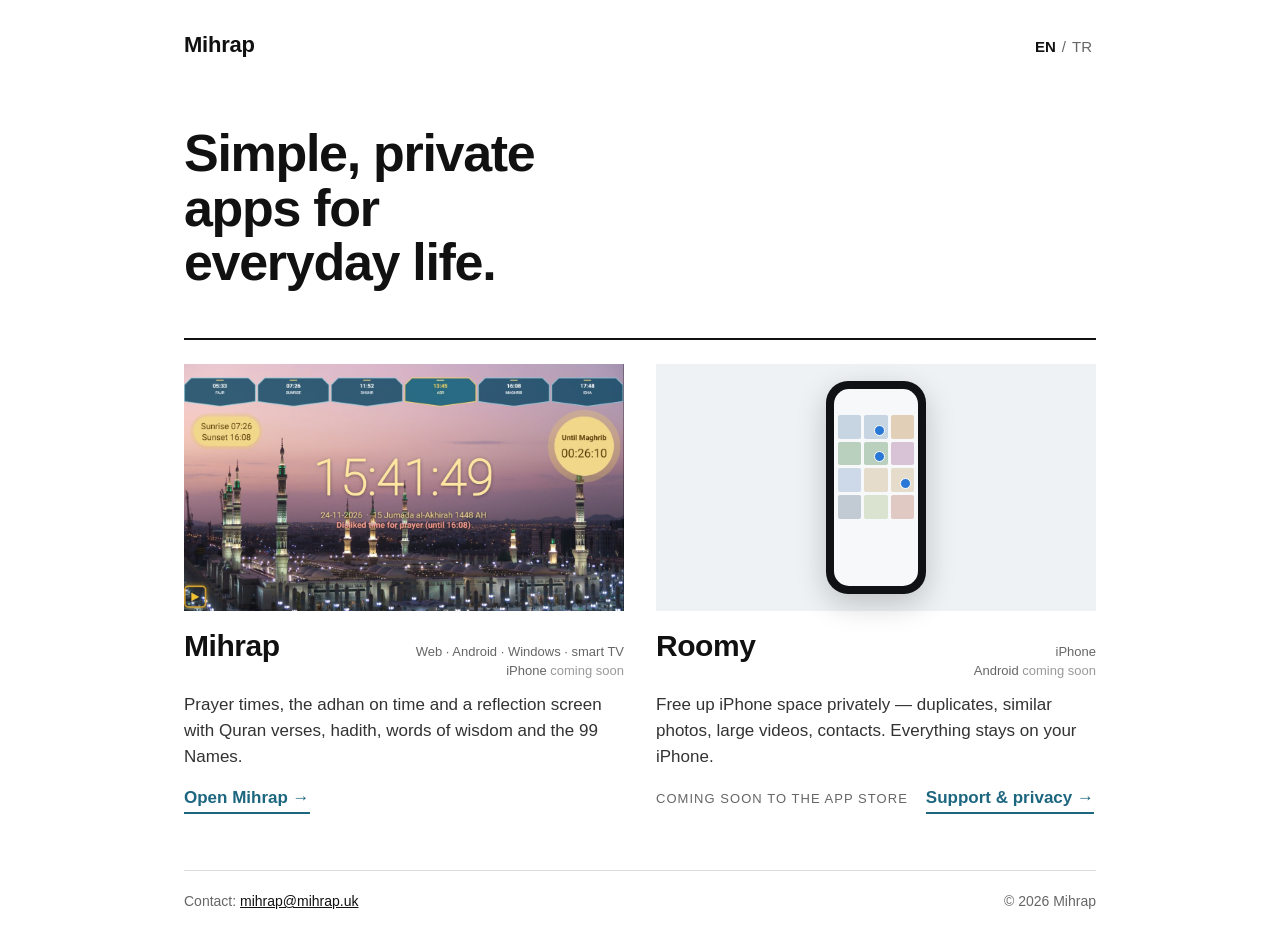
<file: index.html>
<!DOCTYPE html>
<html lang="en">
<head>
<script>
  // Returning Mihrap users (TVs, tablets, installed web apps) go straight to the app.
  // mihrap.uk/?home always shows this page.
  (function () {
    try {
      var standalone = matchMedia("(display-mode: standalone)").matches || matchMedia("(display-mode: fullscreen)").matches;
      var used = false;
      for (var i = 0; i < localStorage.length; i++) { if (String(localStorage.key(i)).indexOf("mihrap_") === 0) { used = true; break; } }
      if ((standalone || used) && location.search.indexOf("home") === -1) location.replace("mihrap/" + location.hash);
    } catch (e) {}
  })();
</script>
<meta charset="utf-8">
<meta name="viewport" content="width=device-width, initial-scale=1">
<title>Mihrap — Apps</title>
<meta name="description" content="Apps by Mihrap: Mihrap for prayer times, the adhan and a reflection screen, and Roomy for freeing up iPhone space privately.">
<link rel="canonical" href="https://mihrap.uk/">
<meta property="og:type" content="website">
<meta property="og:site_name" content="Mihrap">
<meta property="og:title" content="Mihrap — Apps">
<meta property="og:description" content="Mihrap: prayer times, adhan and a reflection screen. Roomy: free up iPhone space privately.">
<meta property="og:url" content="https://mihrap.uk/">
<meta property="og:image" content="https://mihrap.uk/mihrap/img/og.jpg">
<meta property="og:image:width" content="1200">
<meta property="og:image:height" content="630">
<meta property="og:locale" content="en_GB">
<meta property="og:locale:alternate" content="tr_TR">
<meta name="theme-color" content="#ffffff">
<link rel="icon" href="mihrap/icon.svg" type="image/svg+xml">
<link rel="apple-touch-icon" href="mihrap/icons/icon-180.png">
<style>
/* Studio home, "white gallery": white page, large black type, no boxes; each app shown by its own picture.
   System fonts only, so opening the page sends nothing to other sites. */
:root {
  --bg: #ffffff; --ink: #111111; --soft: #333333; --muted: #666666; --faint: #999999; --rule: #dddddd;
  --accent: #1d6680; /* the Android app's prayer-chip blue */
  --sans: "Helvetica Neue", Helvetica, "Segoe UI", Roboto, Arial, sans-serif;
  color-scheme: light;
}
* { box-sizing: border-box; }
body { margin: 0; background: var(--bg); color: var(--ink); font: 17px/1.55 var(--sans); }
.wrap { max-width: 960px; margin: 0 auto; padding-left: max(24px, env(safe-area-inset-left, 0px)); padding-right: max(24px, env(safe-area-inset-right, 0px)); }
a { color: inherit; text-decoration: none; }
a:focus-visible, button:focus-visible { outline: 2px solid var(--accent); outline-offset: 3px; }
p, h1, h2 { margin: 0; }
.top { display: flex; justify-content: space-between; align-items: baseline; padding-block: 28px 0; }
.word { font-weight: 800; font-size: 22px; letter-spacing: -.01em; }
.lang { display: flex; gap: 2px; align-items: baseline; font-size: 15px; color: var(--muted); }
.lang button { background: none; border: 0; padding: 2px 4px; font: inherit; color: var(--muted); cursor: pointer; }
.lang button[aria-pressed="true"] { color: var(--ink); font-weight: 700; }
h1 { font-size: 52px; font-weight: 700; line-height: 1.05; letter-spacing: -.025em; max-width: 16ch; padding-block: 64px 48px; text-wrap: balance; }
.apps { display: grid; grid-template-columns: repeat(auto-fit, minmax(300px, 1fr)); gap: 44px 32px; border-top: 2px solid var(--ink); padding-top: 24px; }
.app { display: flex; flex-direction: column; gap: 12px; min-width: 0; }
.shot { display: block; width: 100%; height: auto; aspect-ratio: 16 / 9; object-fit: cover; background: #eef2f5; }
.name { display: flex; justify-content: space-between; align-items: baseline; gap: 12px; }
h2 { font-size: 30px; font-weight: 700; letter-spacing: -.015em; }
.plat { font-size: 13px; color: var(--muted); text-align: right; line-height: 1.4; }
.plat em { font-style: normal; color: var(--faint); }
.desc { color: var(--soft); max-width: 46ch; }
.acts { display: flex; gap: 18px; align-items: baseline; flex-wrap: wrap; margin-top: 2px; }
.go { font-weight: 700; color: var(--accent); border-bottom: 2px solid currentColor; padding-bottom: 1px; }
.soon { font-size: 13px; text-transform: uppercase; letter-spacing: .08em; color: var(--muted); }
footer { margin-top: 56px; padding-block: 20px 32px; border-top: 1px solid var(--rule); font-size: 14px; color: var(--muted); display: flex; justify-content: space-between; flex-wrap: wrap; gap: 8px; }
footer a { color: var(--ink); text-decoration: underline; }

/* Roomy stand-in until its screenshots exist: a phone with a photo grid, duplicates marked. */
.phone { display: grid; place-items: center; }
.dev { display: block; height: 86%; aspect-ratio: 9 / 19; border-radius: 22px; background: #0f1114; padding: 8px; box-shadow: 0 10px 30px rgba(0,0,0,.2); }
.scr { width: 100%; height: 100%; border-radius: 15px; background: #f7f8fa; display: grid; grid-template-columns: repeat(3, 1fr); gap: 3px; padding: 26px 4px 4px; align-content: start; overflow: hidden; }
.scr i { aspect-ratio: 1; border-radius: 2px; background: var(--c); position: relative; }
.scr i.dup::after { content: ""; position: absolute; right: 3px; bottom: 3px; width: 9px; height: 9px; border-radius: 50%; background: #2a78d6; border: 1.5px solid #fff; }

@media (max-width: 560px) { h1 { font-size: 38px; padding-block: 44px 36px; } h2 { font-size: 26px; } }
</style>
</head>
<body>
<div class="wrap">
  <header class="top">
    <span class="word">Mihrap</span>
    <div class="lang" role="group" aria-label="Language">
      <button type="button" id="langEn" aria-pressed="true">EN</button><span>/</span><button type="button" id="langTr" aria-pressed="false">TR</button>
    </div>
  </header>

  <main>
    <h1 data-t="lead">Simple, private apps for everyday life.</h1>

    <section class="apps">
      <article class="app">
        <a href="mihrap/"><img class="shot" src="studio/mihrap-home.jpg" width="1200" height="675"
          alt="Mihrap home screen: the six prayer times, a large clock and the Prophet's Mosque at dusk"></a>
        <div class="name">
          <h2>Mihrap</h2>
          <p class="plat"><span data-t="mihrapPlat">Web · Android · Windows · smart TV</span><br><span data-t="mihrapSoon">iPhone <em>coming soon</em></span></p>
        </div>
        <p class="desc" data-t="mihrapDesc">Prayer times, the adhan on time and a reflection screen with Quran verses, hadith, words of wisdom and the 99 Names.</p>
        <div class="acts"><a class="go" href="mihrap/" data-t="open">Open Mihrap →</a></div>
      </article>

      <article class="app">
        <a href="roomy/" class="shot phone" aria-label="Roomy">
          <span class="dev"><span class="scr">
            <i style="--c:#c7d4e2"></i><i class="dup" style="--c:#c7d4e2"></i><i style="--c:#e2cfb8"></i>
            <i style="--c:#b9d0bf"></i><i class="dup" style="--c:#b9d0bf"></i><i style="--c:#d8c3d6"></i>
            <i style="--c:#cdd8e8"></i><i style="--c:#e6dccb"></i><i class="dup" style="--c:#e6dccb"></i>
            <i style="--c:#c2cbd4"></i><i style="--c:#d9e3cf"></i><i style="--c:#e0c9c3"></i>
          </span></span>
        </a>
        <div class="name">
          <h2>Roomy</h2>
          <p class="plat">iPhone<br><span data-t="roomySoon">Android <em>coming soon</em></span></p>
        </div>
        <p class="desc" data-t="roomyDesc">Free up iPhone space privately — duplicates, similar photos, large videos, contacts. Everything stays on your iPhone.</p>
        <div class="acts"><span class="soon" data-t="soon">Coming soon to the App Store</span><a class="go" href="roomy/" data-t="support">Support &amp; privacy →</a></div>
      </article>
    </section>
  </main>

  <footer>
    <span><span data-t="contact">Contact:</span> <a href="mailto:mihrap@mihrap.uk">mihrap@mihrap.uk</a></span>
    <span>© 2026 Mihrap</span>
  </footer>
</div>
<script>
  (function () {
    var TR = {
      lead: "Gündelik hayat için sade ve gizliliğe saygılı uygulamalar.",
      mihrapPlat: "Web · Android · Windows · akıllı TV",
      mihrapSoon: "iPhone <em>yakında</em>",
      mihrapDesc: "Namaz vakitleri, vaktinde ezan ve ayet, hadis, özlü sözler ve Esmâ-ül Hüsnâ ile tefekkür ekranı.",
      open: "Mihrap'ı aç →",
      roomySoon: "Android <em>yakında</em>",
      roomyDesc: "iPhone'da yer açın, gizliliğiniz korunsun: kopyalar, benzer fotoğraflar, büyük videolar, kişiler. Her şey iPhone'unuzda kalır.",
      soon: "Yakında App Store'da",
      support: "Destek ve gizlilik →",
      contact: "İletişim:"
    };
    var nodes = document.querySelectorAll("[data-t]"), EN = {};
    for (var i = 0; i < nodes.length; i++) EN[nodes[i].getAttribute("data-t")] = nodes[i].innerHTML;
    var en = document.getElementById("langEn"), tr = document.getElementById("langTr");
    function apply(lang) {
      var t = lang === "tr" ? TR : EN;
      for (var i = 0; i < nodes.length; i++) nodes[i].innerHTML = t[nodes[i].getAttribute("data-t")];
      document.documentElement.lang = lang;
      en.setAttribute("aria-pressed", lang === "en" ? "true" : "false");
      tr.setAttribute("aria-pressed", lang === "tr" ? "true" : "false");
      try { localStorage.setItem("studio_lang", lang); } catch (e) {}
    }
    var saved = null;
    try { saved = localStorage.getItem("studio_lang"); } catch (e) {}
    var lang = saved || ((navigator.language || "").toLowerCase().indexOf("tr") === 0 ? "tr" : "en");
    if (lang === "tr") apply("tr");
    en.onclick = function () { apply("en"); };
    tr.onclick = function () { apply("tr"); };
  })();
</script>
</body>
</html>
</file>
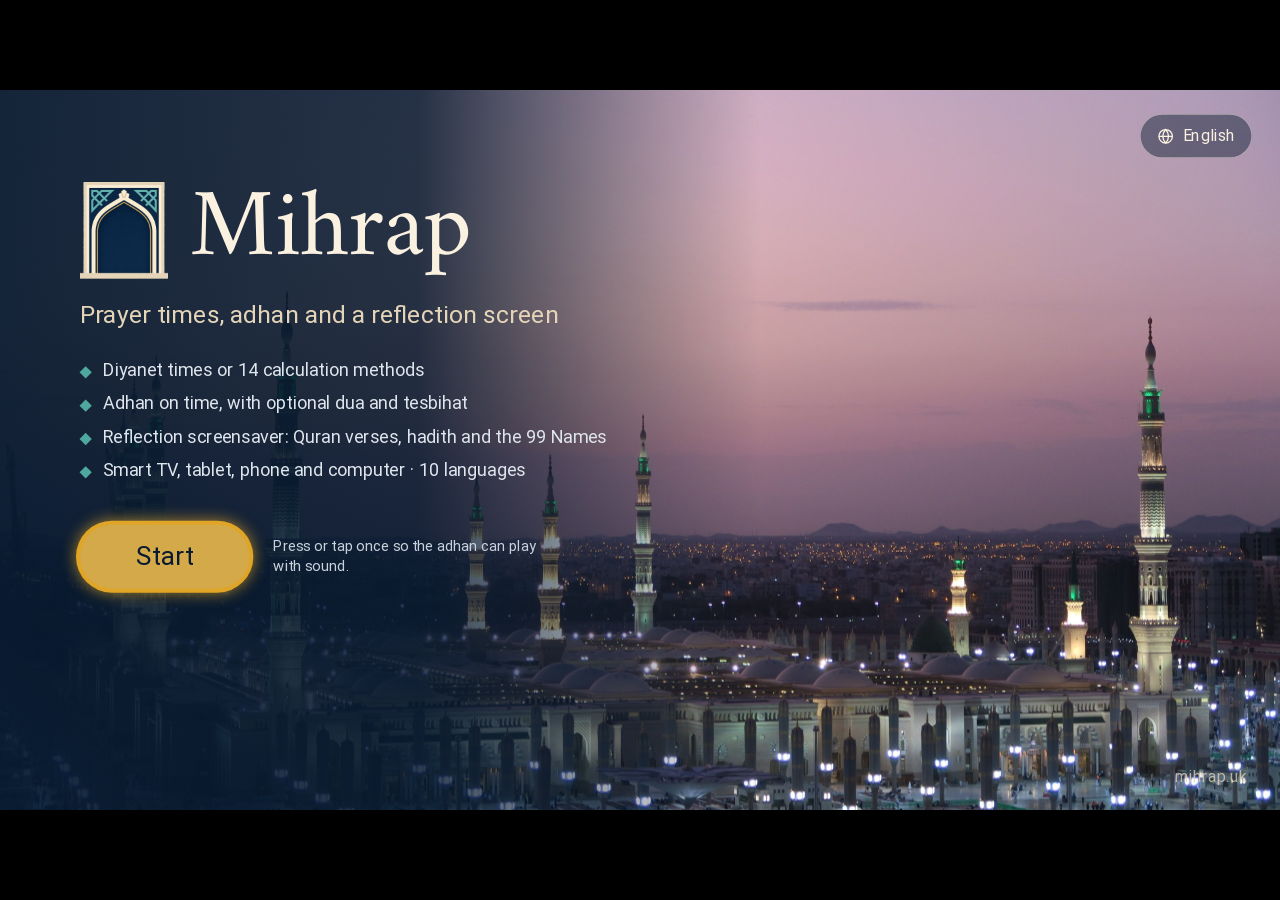
<file: mihrap/index.html>
<!DOCTYPE html>
<html lang="en">
<head>
<meta charset="utf-8">
<meta name="viewport" content="width=device-width, initial-scale=1, minimum-scale=1, maximum-scale=1, user-scalable=no, viewport-fit=cover">
<title>Mihrap — Prayer times, adhan and a reflection screen</title>
<meta name="description" content="Mihrap is a free prayer times app: Diyanet times or 14 calculation methods, the adhan on time and a reflection screensaver with Quran verses, hadith and the 99 Names. Runs in the browser on smart TVs, tablets, phones and computers, in 10 languages. Namaz vakitleri, ezan ve tefekkür ekranı.">
<link rel="canonical" href="https://mihrap.uk/mihrap/">
<meta property="og:type" content="website">
<meta property="og:site_name" content="Mihrap">
<meta property="og:title" content="Mihrap — Prayer times, adhan and a reflection screen">
<meta property="og:description" content="Prayer times, the adhan on time and a reflection screensaver. Runs in the browser on smart TVs, tablets, phones and computers.">
<meta property="og:url" content="https://mihrap.uk/mihrap/">
<meta property="og:image" content="https://mihrap.uk/mihrap/img/og.jpg">
<meta property="og:image:width" content="1200">
<meta property="og:image:height" content="630">
<meta property="og:locale" content="en_GB">
<meta property="og:locale:alternate" content="tr_TR">
<meta name="twitter:card" content="summary_large_image">
<script type="application/ld+json">
{"@context":"https://schema.org","@type":"WebApplication","name":"Mihrap","url":"https://mihrap.uk/mihrap/",
"description":"Prayer times, the adhan on time and a reflection screensaver. Runs in the browser on smart TVs, tablets, phones and computers.",
"applicationCategory":"LifestyleApplication","operatingSystem":"Web browser","inLanguage":["en","tr","de","ar","fa","id","ms","zh","ur","hi"],
"image":"https://mihrap.uk/mihrap/img/og.jpg","offers":{"@type":"Offer","price":"0","priceCurrency":"GBP"}}
</script>
<link rel="icon" href="icon.svg" type="image/svg+xml">
<link rel="manifest" href="manifest.json">
<link rel="apple-touch-icon" href="icons/icon-180.png">
<meta name="theme-color" content="#071a30">
<meta name="mobile-web-app-capable" content="yes">
<meta name="apple-mobile-web-app-capable" content="yes">
<meta name="apple-mobile-web-app-title" content="Mihrap">
<link rel="stylesheet" href="css/app.css?v=24">
</head>
<body>
<div id="frame">
<div id="stage">

  <!-- Home: photo layer + everything else drawn like the tablet (MainActivity / SkyHomeView) -->
  <div id="home" class="screen">
    <div id="homePhoto"></div>
    <canvas id="homeCanvas" width="1920" height="1080"></canvas>
    <div id="actionRow" class="hidden">
      <button id="actAdhan" class="nav action"><span class="icon" id="icAdhan"></span><span class="lbl" id="lblAdhan"></span></button>
      <button id="actTesbihat" class="nav action hidden"><span class="icon" id="icTesbihat"></span><span class="lbl" id="lblTesbihat"></span></button>
      <button id="actSettings" class="nav action"><span class="icon" id="icSettings"></span><span class="lbl" id="lblSettings"></span></button>
      <button id="actClose" class="nav action"><span class="icon" id="icClose"></span><span class="lbl" id="lblClose"></span></button>
    </div>
    <button id="menuToggle" class="nav" aria-label="Menu">&#9654;&#xFE0E;</button>
  </div>

  <!-- Screensaver: two slide canvases plus the overlay footer (SkyHomeView.drawSlideDisc) -->
  <div id="saver" class="screen hidden">
    <canvas id="slideA" width="1920" height="1080"></canvas>
    <canvas id="slideB" width="1920" height="1080"></canvas>
    <canvas id="saverOverlay" width="1920" height="1080"></canvas>
  </div>

  <!-- Adhan: world mosque photos with a caption, as on the tablet -->
  <div id="adhan" class="layer hidden">
    <div id="adhanPhoto"></div>
    <div id="adhanCaption"></div>
    <button id="adhanStop" class="nav" aria-label="Stop"></button>
  </div>

  <!-- Reminder overlay (eventOverlay) -->
  <div id="eventOverlay" class="hidden">
    <div id="eventTitle"></div>
    <div id="eventSubtitle"></div>
  </div>

  <!-- Settings -->
  <div id="settings" class="screen hidden">
    <h1 id="settingsTitle"></h1>
    <div id="settingsBody"></div>
    <div class="settingsButtons">
      <button id="saveSettings" class="nav big primary"></button>
      <button id="cancelSettings" class="nav big"></button>
      <button id="openCredits" class="nav big"></button>
      <button id="resetSettings" class="nav big danger"></button>
    </div>
  </div>

  <!-- Picker (long lists: countries, cities, districts) -->
  <div id="picker" class="layer hidden">
    <div class="pickerBox">
      <h2 id="pickerTitle"></h2>
      <div id="pickerLetters"></div>
      <div id="pickerList"></div>
    </div>
  </div>

  <!-- Credits -->
  <div id="credits" class="layer hidden">
    <div class="creditsBox">
      <h2 id="creditsTitle"></h2>
      <div id="creditsList"></div>
      <button id="closeCredits" class="nav big"></button>
    </div>
  </div>

  <div id="toast" class="hidden"></div>

  <!-- Start: one press unlocks sound in the TV browser -->
  <div id="start" class="layer">
    <div class="startShade"></div>
    <div class="startBox" id="startBox">
      <div class="startHead">
        <img class="startMark" src="img/mihrab-logo.png" width="132" height="145" alt="Mihrap logo: a mihrab arch">
        <h1 class="startLogo">Mihrap</h1>
      </div>
      <p class="startTagline" id="startTagline">Prayer times, adhan and a reflection screen</p>
      <ul class="startFacts" id="startFacts">
        <li>Diyanet times or 14 calculation methods</li>
        <li>Adhan on time, with optional dua and tesbihat</li>
        <li>Reflection screensaver: Quran verses, hadith and the 99 Names</li>
        <li>Smart TV, tablet, phone and computer · 10 languages</li>
      </ul>
      <div class="startRow">
        <button id="startButton" class="nav">Start</button>
        <div id="startHint">Press or tap once so the adhan can play with sound.</div>
      </div>
    </div>
    <button id="startLang" class="nav"><svg width="27" height="27" viewBox="0 0 24 24" fill="none" stroke="currentColor" stroke-width="1.8" aria-hidden="true"><circle cx="12" cy="12" r="9"></circle><path d="M3 12h18M12 3c2.5 2.6 3.8 5.6 3.8 9s-1.3 6.4-3.8 9c-2.5-2.6-3.8-5.6-3.8-9S9.5 5.6 12 3z"></path></svg><span id="startLangName">English</span></button>
    <div id="langMenu" class="hidden"></div>
    <a id="startStudio" href="../?home">mihrap.uk</a>
  </div>
</div>
</div>

<audio id="player" preload="none"></audio>
<audio id="cue" preload="none"></audio>
<script src="data/config.js?v=24"></script>
<script src="js/app.js?v=24"></script>
</body>
</html>
</file>
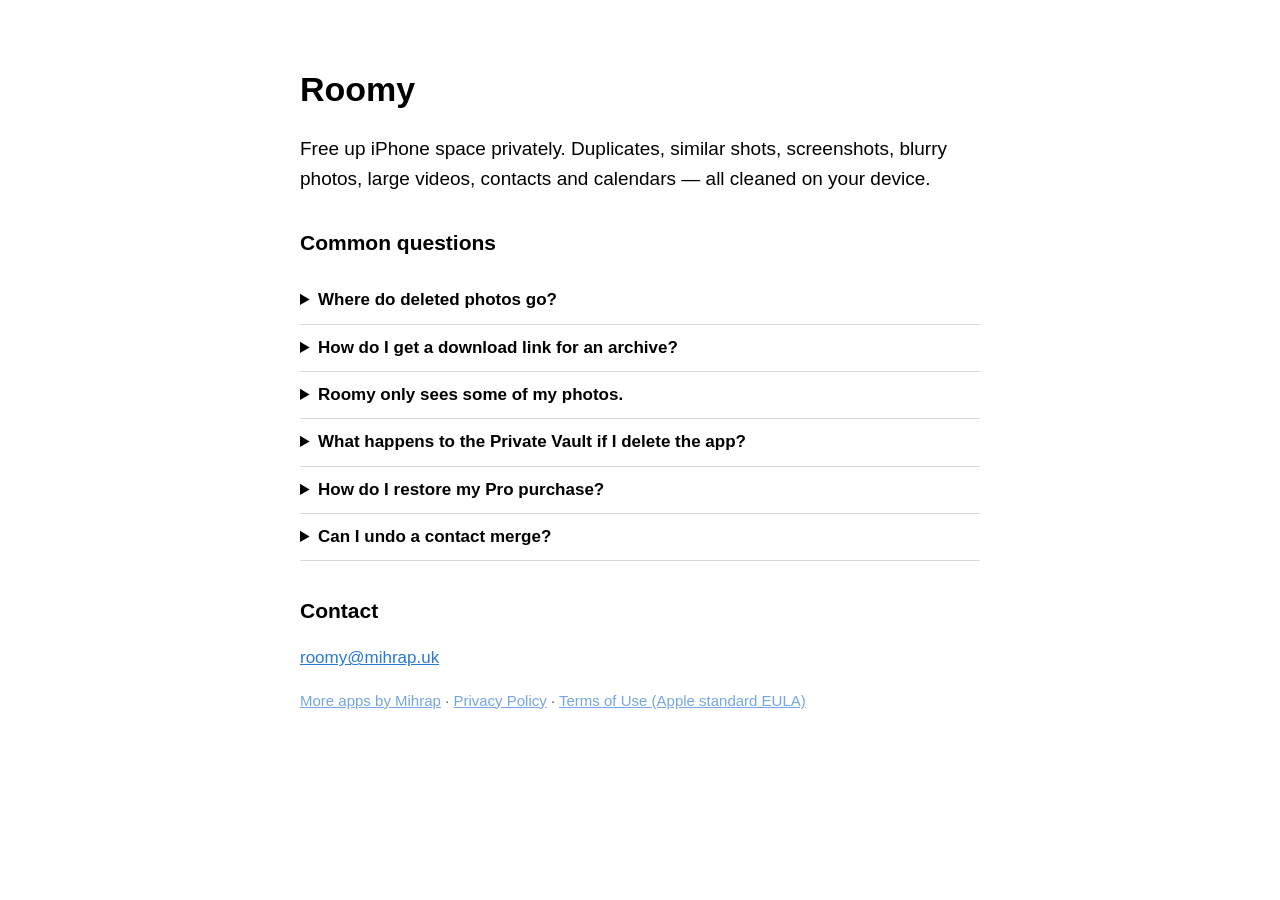
<file: roomy/index.html>
<!doctype html>
<html lang="en">
<head>
<meta charset="utf-8">
<meta name="viewport" content="width=device-width, initial-scale=1">
<title>Roomy — Support</title>
<link rel="stylesheet" href="style.css">
</head>
<body>
<main>
<h1>Roomy</h1>
<p class="lead">Free up iPhone space privately. Duplicates, similar shots, screenshots, blurry photos, large videos, contacts and calendars — all cleaned on your device.</p>

<h2>Common questions</h2>
<details><summary>Where do deleted photos go?</summary>
<p>To <em>Recently Deleted</em> in the Photos app for 30 days. Empty it there to free the space immediately, or restore anything you deleted by mistake.</p></details>
<details><summary>How do I get a download link for an archive?</summary>
<p>Open the Files app › iCloud Drive › the folder you saved to. Touch and hold the ZIP › Share › Collaborate, set access to “Anyone with the link”, then copy or send the link.</p></details>
<details><summary>Roomy only sees some of my photos.</summary>
<p>Settings › Privacy &amp; Security › Photos › Roomy › Full Access.</p></details>
<details><summary>What happens to the Private Vault if I delete the app?</summary>
<p>The vault is stored inside the app, so deleting Roomy deletes it. Put items back in Photos first. The vault is included in iPhone backups.</p></details>
<details><summary>How do I restore my Pro purchase?</summary>
<p>Settings (gear icon on the Clean tab) › Restore Purchase, signed in with the same Apple Account.</p></details>
<details><summary>Can I undo a contact merge?</summary>
<p>Make a backup first with Organize › Back up contacts. iCloud contacts can also be restored from icloud.com › Contacts › Settings.</p></details>

<h2>Contact</h2>
<p><a href="mailto:roomy@mihrap.uk">roomy@mihrap.uk</a></p>

<p class="muted"><a href="../?home">More apps by Mihrap</a> · <a href="privacy.html">Privacy Policy</a> · <a href="https://www.apple.com/legal/internet-services/itunes/dev/stdeula/">Terms of Use (Apple standard EULA)</a></p>
</main>
</body>
</html>
</file>
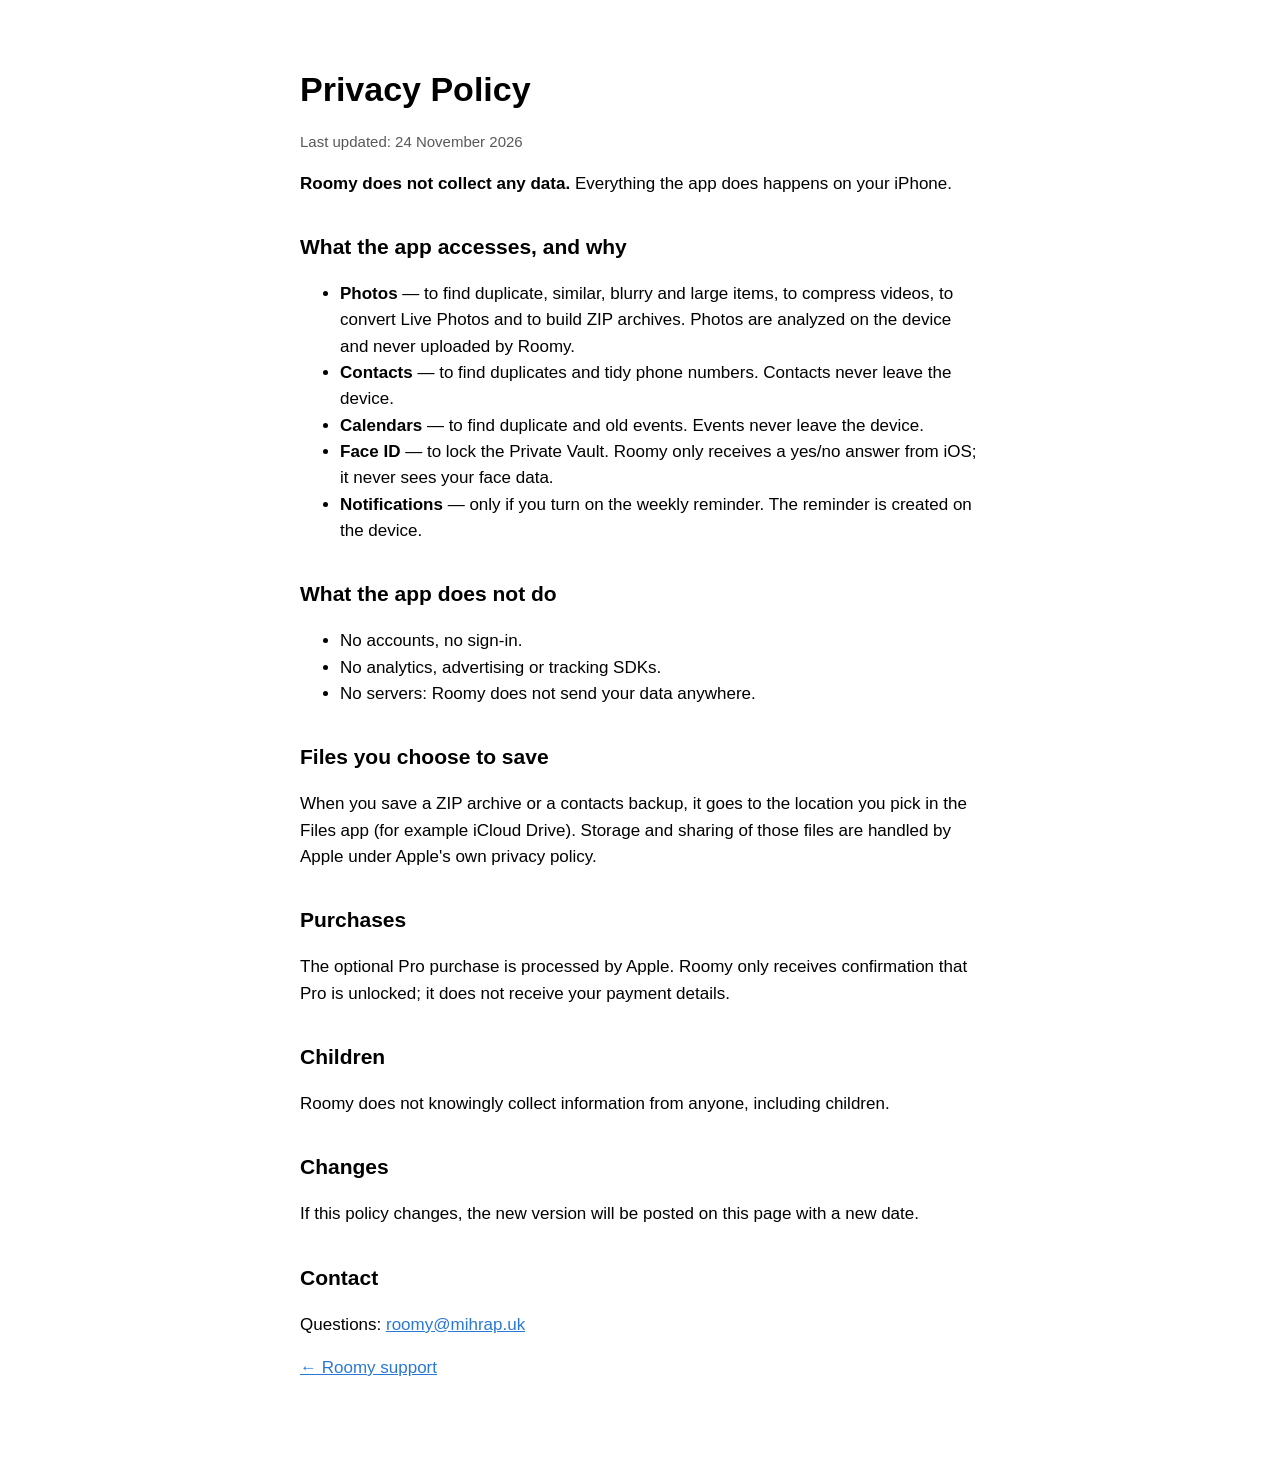
<file: roomy/privacy.html>
<!doctype html>
<html lang="en">
<head>
<meta charset="utf-8">
<meta name="viewport" content="width=device-width, initial-scale=1">
<title>Privacy Policy — Roomy</title>
<link rel="stylesheet" href="style.css">
</head>
<body>
<main>
<h1>Privacy Policy</h1>
<p class="muted">Last updated: 24 November 2026</p>

<p><strong>Roomy does not collect any data.</strong> Everything the app does happens on your iPhone.</p>

<h2>What the app accesses, and why</h2>
<ul>
  <li><strong>Photos</strong> — to find duplicate, similar, blurry and large items, to compress videos, to convert Live Photos and to build ZIP archives. Photos are analyzed on the device and never uploaded by Roomy.</li>
  <li><strong>Contacts</strong> — to find duplicates and tidy phone numbers. Contacts never leave the device.</li>
  <li><strong>Calendars</strong> — to find duplicate and old events. Events never leave the device.</li>
  <li><strong>Face ID</strong> — to lock the Private Vault. Roomy only receives a yes/no answer from iOS; it never sees your face data.</li>
  <li><strong>Notifications</strong> — only if you turn on the weekly reminder. The reminder is created on the device.</li>
</ul>

<h2>What the app does not do</h2>
<ul>
  <li>No accounts, no sign-in.</li>
  <li>No analytics, advertising or tracking SDKs.</li>
  <li>No servers: Roomy does not send your data anywhere.</li>
</ul>

<h2>Files you choose to save</h2>
<p>When you save a ZIP archive or a contacts backup, it goes to the location you pick in the Files app (for example iCloud Drive). Storage and sharing of those files are handled by Apple under Apple's own privacy policy.</p>

<h2>Purchases</h2>
<p>The optional Pro purchase is processed by Apple. Roomy only receives confirmation that Pro is unlocked; it does not receive your payment details.</p>

<h2>Children</h2>
<p>Roomy does not knowingly collect information from anyone, including children.</p>

<h2>Changes</h2>
<p>If this policy changes, the new version will be posted on this page with a new date.</p>

<h2>Contact</h2>
<p>Questions: <a href="mailto:roomy@mihrap.uk">roomy@mihrap.uk</a></p>
<p><a href="./">← Roomy support</a></p>
</main>
</body>
</html>
</file>
<file: mihrap/css/app.css>
/* Mihrap web. Written for old TV browsers too: no CSS variables, no grid, prefixed flexbox.
   Sizes: the stage is 1920x1080 and one Android dp is 1.5 px (a 1280x720 dp screen). */
@font-face { font-family: "Amiri"; src: url("../fonts/amiri_regular.ttf") format("truetype"); }
@font-face { font-family: "Scheherazade"; src: url("../fonts/scheherazade_new_regular.ttf") format("truetype"); }
@font-face { font-family: "MihrapSerif"; src: url("../fonts/noto_serif_regular.ttf") format("truetype"); font-weight: 400; }
@font-face { font-family: "MihrapSerif"; src: url("../fonts/NotoSerif-Bold.ttf") format("truetype"); font-weight: 700; }
@font-face { font-family: "MRoboto"; src: url("../fonts/Roboto-Regular.ttf") format("truetype"); font-weight: 400; }
@font-face { font-family: "MRoboto"; src: url("../fonts/Roboto-Bold.ttf") format("truetype"); font-weight: 700; }
@font-face { font-family: "MRobotoThin"; src: url("../fonts/Roboto-Thin.ttf") format("truetype"); }
@font-face { font-family: "MMono"; src: url("../fonts/DroidSansMono.ttf") format("truetype"); }

html, body { margin: 0; padding: 0; width: 100%; height: 100%; overflow: hidden; background: #000;
  -webkit-text-size-adjust: 100%; text-size-adjust: 100%; }
/* The 1920 px stage sits in a screen-sized fixed frame, so phones and tablets cannot widen the page
   to fit it (which zoomed the page out and shifted everything sideways). */
#frame { position: fixed; left: 0; top: 0; width: 100%; height: 100%; overflow: hidden; }
body { font-family: "MRoboto", Roboto, "Noto Sans", Arial, sans-serif; -webkit-user-select: none; user-select: none; cursor: default; }
button { font-family: inherit; }

#stage { position: absolute; left: 0; top: 0; width: 1920px; height: 1080px; overflow: hidden; background: #000;
  -webkit-transform-origin: 0 0; transform-origin: 0 0; }
.screen, .layer { position: absolute; left: 0; top: 0; width: 1920px; height: 1080px; }
.hidden { display: none !important; }

/* Focus ring for the remote */
.nav { outline: none; }
.nav:focus { box-shadow: 0 0 0 6px #e0a526, 0 0 22px 6px rgba(224,165,38,.75); z-index: 2; }

/* ---------- Home ---------- */
#home { background: #000; }
#homePhoto, #adhanPhoto { position: absolute; left: 0; top: 0; width: 1920px; height: 1080px;
  background-color: #000; background-position: center center; background-size: cover; background-repeat: no-repeat; }
#homeCanvas { position: absolute; left: 0; top: 0; width: 1920px; height: 1080px; }
/* The menu toggle, bottom left (56dp, margins 6dp / 14dp, 30sp). */
#menuToggle { position: absolute; left: 9px; bottom: 21px; width: 84px; height: 84px; padding: 0; border: 0; border-radius: 12px;
  background: transparent; color: #F4C430; font-size: 45px; line-height: 84px; font-weight: bold; cursor: pointer;
  text-shadow: 0 1.5px 9px rgba(0,0,0,.9); }
/* Action buttons (100dp squares, 18dp apart, 10dp above the bottom). */
#actionRow { position: absolute; left: 0; bottom: 15px; width: 1920px; text-align: center; white-space: nowrap; }
.action { display: inline-block; vertical-align: bottom; position: relative; width: 150px; height: 150px; margin: 0 13.5px;
  padding: 15px 12px 27px; border: 0; background: transparent no-repeat 0 0; background-size: 150px 150px;
  color: #fff; font-size: 16.5px; cursor: pointer; overflow: hidden; }
.action .icon { display: block; width: 63px; height: 63px; margin: 6px auto 6px; }
.action .icon svg { width: 63px; height: 63px; }
.action .lbl { display: block; white-space: nowrap; overflow: hidden; text-overflow: ellipsis; }

/* ---------- Screensaver ---------- */
#saver { background: #000; }
#saver canvas { position: absolute; left: 0; top: 0; width: 1920px; height: 1080px; }
#slideA, #slideB { visibility: hidden; }
#saverOverlay { z-index: 5; }
#slideA.show, #slideB.show { visibility: visible; }
.anim { -webkit-transition: -webkit-transform .7s ease-in-out, opacity .7s ease-in-out; transition: transform .7s ease-in-out, opacity .7s ease-in-out; }

/* ---------- Adhan ---------- */
#adhan { background: #000; }
#adhanCaption { position: absolute; left: 0; bottom: 0; width: 1920px; box-sizing: border-box; padding: 18px; background: rgba(0,0,0,.65);
  color: #fff; font-size: 27px; font-weight: bold; text-align: center; }
#adhanStop { position: absolute; left: 0; top: 0; width: 1px; height: 1px; opacity: 0; border: 0; padding: 0; }

/* ---------- Reminder overlay and toast ---------- */
#eventOverlay { position: absolute; left: 0; top: 0; width: 1920px; height: 1080px; box-sizing: border-box; padding: 48px;
  background: rgba(0,0,0,.72); text-align: center; opacity: 0; -webkit-transition: opacity .9s; transition: opacity .9s;
  display: -webkit-box; display: -webkit-flex; display: flex; -webkit-box-orient: vertical; -webkit-flex-direction: column; flex-direction: column;
  -webkit-box-pack: center; -webkit-justify-content: center; justify-content: center; }
#eventOverlay.on { opacity: 1; }
#eventTitle { color: #F0D78A; font-size: 63px; font-weight: bold; text-shadow: 0 0 15px #000; }
#eventSubtitle { color: #fff; font-size: 36px; margin-top: 24px; }
#toast { position: absolute; left: 0; right: 0; bottom: 120px; margin: 0 auto; max-width: 1400px;
  background: #E6E6E6; color: #222; font-size: 21px; padding: 20px 36px; border-radius: 40px; text-align: center; display: table; }

/* ---------- Settings ---------- */
#settings { background: #f6efe2; color: #2b2116; }
#settings h1 { margin: 0; padding: 34px 70px 10px; font-size: 54px; color: #3d6e64; }
#settingsBody { position: absolute; left: 70px; top: 120px; width: 1780px; height: 800px; overflow-x: hidden; overflow-y: auto; -webkit-overflow-scrolling: touch; }
.row { display: -webkit-box; display: -webkit-flex; display: flex; -webkit-box-align: center; -webkit-align-items: center; align-items: center;
  margin: 0 0 14px; min-height: 76px; }
.row .label { width: 470px; font-size: 32px; color: #5a4a34; padding-right: 20px; }
.row .opts { -webkit-box-flex: 1; -webkit-flex: 1; flex: 1; }
.opt { font-size: 30px; padding: 12px 24px; margin: 5px 10px 5px 0; border-radius: 14px; border: 2px solid #d9c59a; background: #fffcf7; color: #2b2116; cursor: pointer; }
.opt.sel { background: #3d6e64; color: #fff; border-color: #3d6e64; }
.note { font-size: 26px; color: #7a6a52; margin: -6px 0 14px 470px; }
.settingsButtons { position: absolute; left: 70px; top: 950px; }
.big { font-size: 36px; padding: 18px 44px; margin-right: 24px; border-radius: 18px; border: 3px solid #c4a05a; background: #fffcf7; color: #2b2116; cursor: pointer; }
.big.primary { background: #3d6e64; border-color: #3d6e64; color: #fff; }
.big.danger { border-color: #b5523e; color: #9a3a2a; }
.big.danger.armed { background: #b5523e; color: #fff; }

/* Scroll areas: the remote scrolls them by focus, a finger or mouse wheel directly. */
.scroll::-webkit-scrollbar, #settingsBody::-webkit-scrollbar, #pickerList::-webkit-scrollbar, #creditsList::-webkit-scrollbar { width: 14px; }
#settingsBody::-webkit-scrollbar-thumb, #pickerList::-webkit-scrollbar-thumb, #creditsList::-webkit-scrollbar-thumb { background: #c4a05a; border-radius: 7px; }
#settingsBody::-webkit-scrollbar-track, #pickerList::-webkit-scrollbar-track, #creditsList::-webkit-scrollbar-track { background: rgba(0,0,0,.06); }
#settingsBody, #pickerList, #creditsList { -ms-touch-action: pan-y; touch-action: pan-y; }

/* ---------- Picker / credits ---------- */
#picker, #credits { background: rgba(20,20,20,.55); }
.pickerBox, .creditsBox { position: absolute; left: 260px; top: 50px; width: 1400px; height: 980px; background: #fffcf7; border-radius: 26px;
  box-shadow: 0 20px 60px rgba(0,0,0,.4); }
.pickerBox h2, .creditsBox h2 { margin: 0; padding: 26px 40px 10px; font-size: 44px; color: #3d6e64; }
#pickerLetters { position: absolute; left: 40px; top: 96px; width: 1320px; }
#pickerLetters .letter { font-size: 26px; width: 46px; height: 52px; padding: 0; margin: 0 4px 6px 0; border-radius: 8px; border: 0;
  background: #e2ddd2; color: #333; cursor: pointer; }
#pickerList { position: absolute; left: 40px; top: 230px; width: 1320px; height: 720px; overflow-x: hidden; overflow-y: auto; -webkit-overflow-scrolling: touch; }
#pickerList .opt { display: block; width: 1280px; text-align: left; margin: 0 0 10px; }
#creditsList { position: absolute; left: 40px; top: 110px; width: 1320px; height: 720px; overflow-x: hidden; overflow-y: auto; -webkit-overflow-scrolling: touch; font-size: 22px; color: #3a3226; }
#creditsList p { margin: 0 0 10px; }
#closeCredits { position: absolute; left: 40px; top: 860px; }

/* ---------- Start ---------- */
#start { background: #071a30 url(../home/photo0.jpg) center 60% / cover no-repeat; color: #faf1e1; }
.startShade { position: absolute; left: 0; top: 0; bottom: 0; width: 1140px;
  background: linear-gradient(90deg, rgba(7,26,48,.94) 0%, rgba(7,26,48,.86) 55%, rgba(7,26,48,0) 100%); }
.startBox { position: absolute; left: 120px; top: 138px; width: 900px; text-align: start; }
.startHead { display: flex; align-items: center; }
.startMark { width: 132px; height: 145px; margin: 0 33px 0 0; }
[dir=rtl] .startMark { margin: 0 0 0 33px; }
.startLogo { font-family: "Amiri", Georgia, serif; font-weight: normal; font-size: 144px; line-height: 1; color: #faf1e1; margin: 0; }
.startTagline { font-size: 37px; color: #e5d5b8; margin: 33px 0 45px; }
.startFacts { list-style: none; margin: 0; padding: 0; font-size: 27px; color: #dfe5ec; }
.startFacts li { position: relative; padding: 0 0 0 34px; margin-bottom: 18px; }
.startFacts li:before { content: ""; position: absolute; left: 2px; top: 13px; width: 13px; height: 13px; background: #4fa8a0; transform: rotate(45deg); }
[dir=rtl] .startFacts li { padding: 0 34px 0 0; }
[dir=rtl] .startFacts li:before { left: auto; right: 2px; }
.startRow { display: flex; align-items: center; margin-top: 66px; }
#startButton { font-size: 39px; height: 96px; padding: 0 84px; border-radius: 48px; border: 0; background: #d4a94a; color: #071a30; font-weight: 500; }
#startHint { font-size: 22px; line-height: 1.4; color: #c9d2dc; max-width: 400px; margin: 0 0 0 36px; }
[dir=rtl] #startHint { margin: 0 36px 0 0; }
#startLang { position: absolute; top: 36px; right: 42px; display: flex; align-items: center; height: 66px; padding: 0 24px; border-radius: 33px;
  border: 1px solid rgba(250,241,225,.5); background: rgba(7,26,48,.45); color: #faf1e1; font-size: 24px; }
#startLang svg { margin-right: 12px; }
/* Link to the studio home page (mihrap.uk/?home), bottom right of the start page. */
#startStudio { position: absolute; right: 48px; bottom: 36px; font-size: 24px; color: #e5d5b8; opacity: .75; text-decoration: none; }
#langMenu { position: absolute; top: 116px; right: 42px; width: 380px; padding: 12px; border-radius: 18px; background: rgba(7,26,48,.97);
  box-shadow: 0 12px 40px rgba(0,0,0,.5); }
#langMenu .nav { display: block; width: 100%; text-align: left; font-size: 26px; padding: 12px 20px; margin: 0 0 4px; border: 0; border-radius: 10px;
  background: transparent; color: #faf1e1; }
#langMenu .nav.on { background: rgba(212,169,74,.22); color: #f1d48c; }
</file>
<file: roomy/style.css>
:root { color-scheme: light dark; --accent: #2a78d6; }
body { margin: 0; font: 17px/1.55 -apple-system, BlinkMacSystemFont, "Segoe UI", sans-serif; }
main { max-width: 680px; margin: 0 auto; padding: 40px 20px 80px; }
h1 { font-size: 34px; margin-bottom: 6px; }
h2 { font-size: 21px; margin-top: 34px; }
a { color: var(--accent); }
.lead { font-size: 19px; }
.muted { opacity: .65; font-size: 15px; }
details { border-bottom: 1px solid color-mix(in srgb, currentColor 15%, transparent); padding: 10px 0; }
summary { cursor: pointer; font-weight: 600; }
</file>
